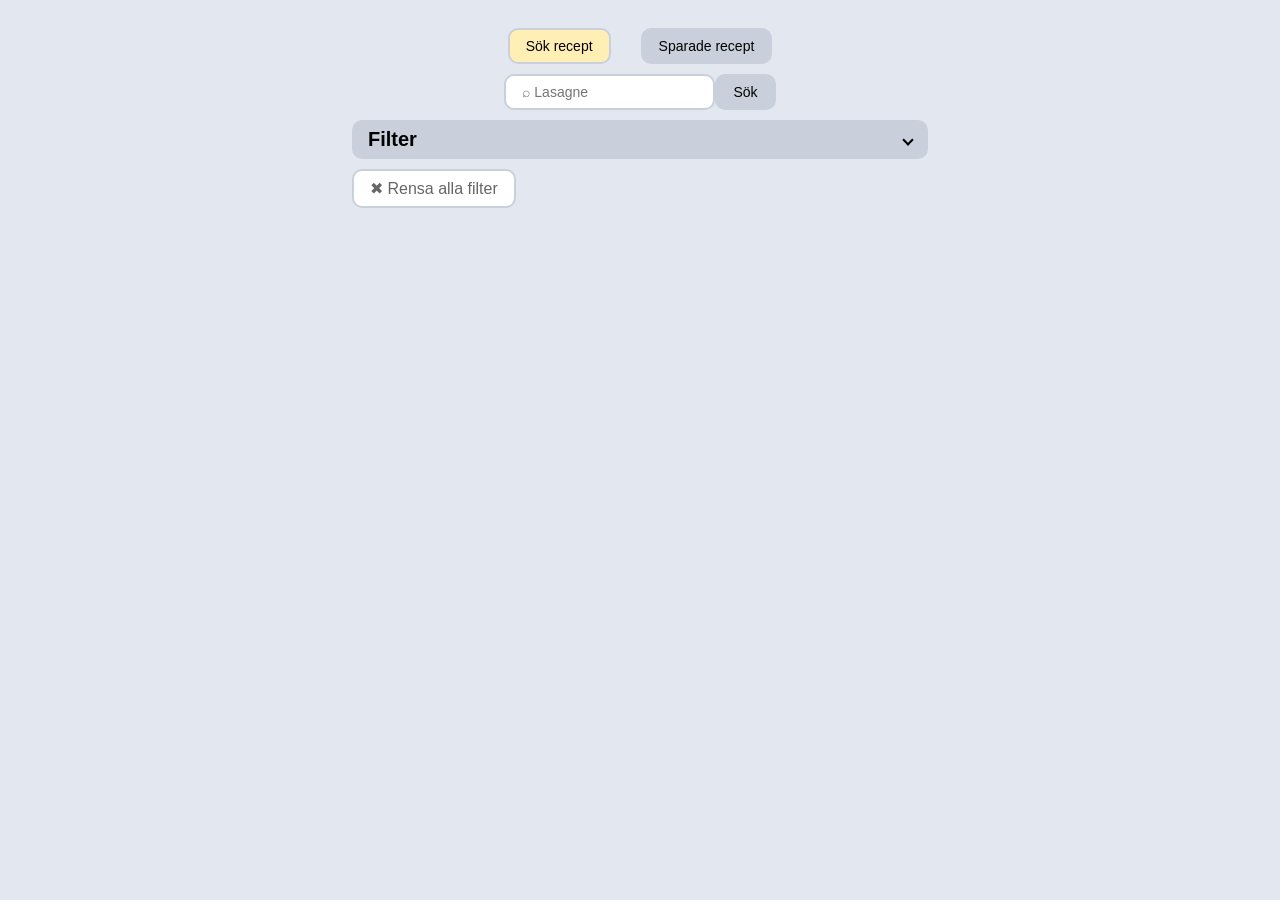
<file: UX Uppgift 2/index.html>
<!DOCTYPE html>
<html lang="sv">

<head>
    <link rel="stylesheet" href="style.css">
    <meta charset="UTF-8">
    <meta name="viewport" content="width=device-width, initial-scale=1.0">
    <title>Receptsök för catering</title>
    <script src="script.js" defer></script>
</head>

<body>
    <div class="main">
        <nav class="navbar-buttons">
            <button class="main-page"><a href="index.html">Sök recept</a></button>
            <button class="search"><a href="savedRecipe.html">Sparade recept</a></button>
        </nav>

        <div class="search-bar">
            <input type="search" id="site-search" name="q" placeholder="⌕ Lasagne" />

            <button id="search">Sök</button>
        </div>

        <div class="filter-button">
            <button class="filter-toggle" onclick="toggleFilter()">
                Filter
                <span class="arrow"></span>
            </button>
        </div>

        <div id="filters" class="filters hidden">

            <div class="dropdowns">

                <div class="dropdown">
                    <h4>Typ av rätt</h4>

                    <select name="dish-theme" id="dish-theme">
                        <option value="starter">Förrätt</option>
                        <option value="main-dish">Huvudrätt</option>
                        <option value="dessert">Efterrätt</option>
                        <option value="other">Övrigt</option>
                    </select>
                </div>

                <div class="dropdown">
                    <h4>Tema</h4>

                    <select name="dish" id="dish">
                        <option value="asian">Asiatiskt</option>
                        <option value="italian">Italienskt</option>
                        <option value="mediterranean">Medelhavet</option>
                        <option value="scandinavian">Skandinaviskt</option>
                        <option value="african">Afrikanskt</option>
                        <option value="american">Amerikanskt</option>
                        <option value="middle-east">Mellanöstern</option>
                        <option value="indian">Indiskt</option>
                    </select>
                </div>

            </div>

            <div class="preferences">
                <h4>Kostpreferenser</h4>

                <div class="preferences-buttons">
                    <button>Vegetariskt</button>
                    <button>Veganskt</button>
                    <button>Glutenfritt</button>
                    <button>Laktosfritt</button>
                    <button>Halal</button>
                    <button>Kosher</button>
                </div>

            </div>

            <div class="allergies">
                <h4>Undvik allergier</h4>

                <div class="input-with-icons">
                    <input type="search" placeholder="Allergi..." />
                    <img src="images/cross.png" class="icon cross" alt="cross">
                    <img src="images/plus.png" class="icon plus" alt="plus">
                </div>
            </div>

            <div class="price-range">
                <h4>Prisklass</h4>

                <div class="input-with-icons">
                    <input type="search" placeholder="Prisklass..." />
                    <img src="images/cross.png" class="icon cross" alt="cross">
                    <img src="images/plus.png" class="icon plus" alt="plus">
                </div>
            </div>
        </div>

        <div class="remove-filters">
            <button onclick="resetFilters()">&#10006; Rensa alla filter</button>
        </div>

        <div id="recipes" display="none">
            <div class="amount_recipies">
                4 recept hittades:
            </div>
            <div class="matching-recipes">
                <div class="recipe"><img src="images/image1.png" class="recipeImage" alt="lasagne">
                    <span class="name"><img src="images/Bookmark.png" alt="bokmärke"><b> Lasagne</span></b><br>
                    <b>Huvudingredienser: <br>Spenat, ost</b>
                    <p>Prisklass: 100-200 kr/person</p>
                    <div class="tag">
                        <div class="vegan">Vegan</div>
                        <div class="laktos">Laktos</div>
                    </div>
                </div>

                <br>
                <div class="recipe"><img src="images/image2.png" class="recipeImage" alt="lasagne">
                    <span class="name"><img src="images/Bookmark.png" alt="bokmärke"><b> Lasagne</span></b><br>
                    <b>Huvudingredienser: <br>Nötfärs, mjölk</b>
                    <p>Prisklass: 100-200 kr/person</p>
                    <div class="tag">
                        <div class="vegan">Vegan</div>
                        <div class="laktos">Laktos</div>
                    </div>
                </div>

                <br>
                <div class="recipe"><img src="images/image3.png" class="recipeImage" alt="lasagne">
                    <span class="name"><img src="images/Bookmark.png" alt="bokmärke"><b> Lasagne</span></b><br>
                    <b>Huvudingredienser: <br>Ärtor, spenat</b>
                    <p>Prisklass: 100-200 kr/person</p>
                    <div class="tag">
                        <div class="vegan">Vegan</div>
                        <div class="laktos">Laktos</div>
                    </div>
                </div>

                <br>
                <div class="recipe"><img src="images/image6.png" class="recipeImage" alt="lasagne>
                    <span class="name"><img src="images/Bookmark.png" alt="bokmärke"><b> Lasagne</span></b><br>
                    <b>Huvudingredienser: <br>Aubergine, ost</b>
                    <p>Prisklass: 100-200 kr/person</p>
                    <div class="tag">
                        <div class="vegan">Vegan</div>
                        <div class="laktos">Laktos</div>
                    </div>
                </div>
            </div>
        </div>
    </div>



</body>

</html>
</file>
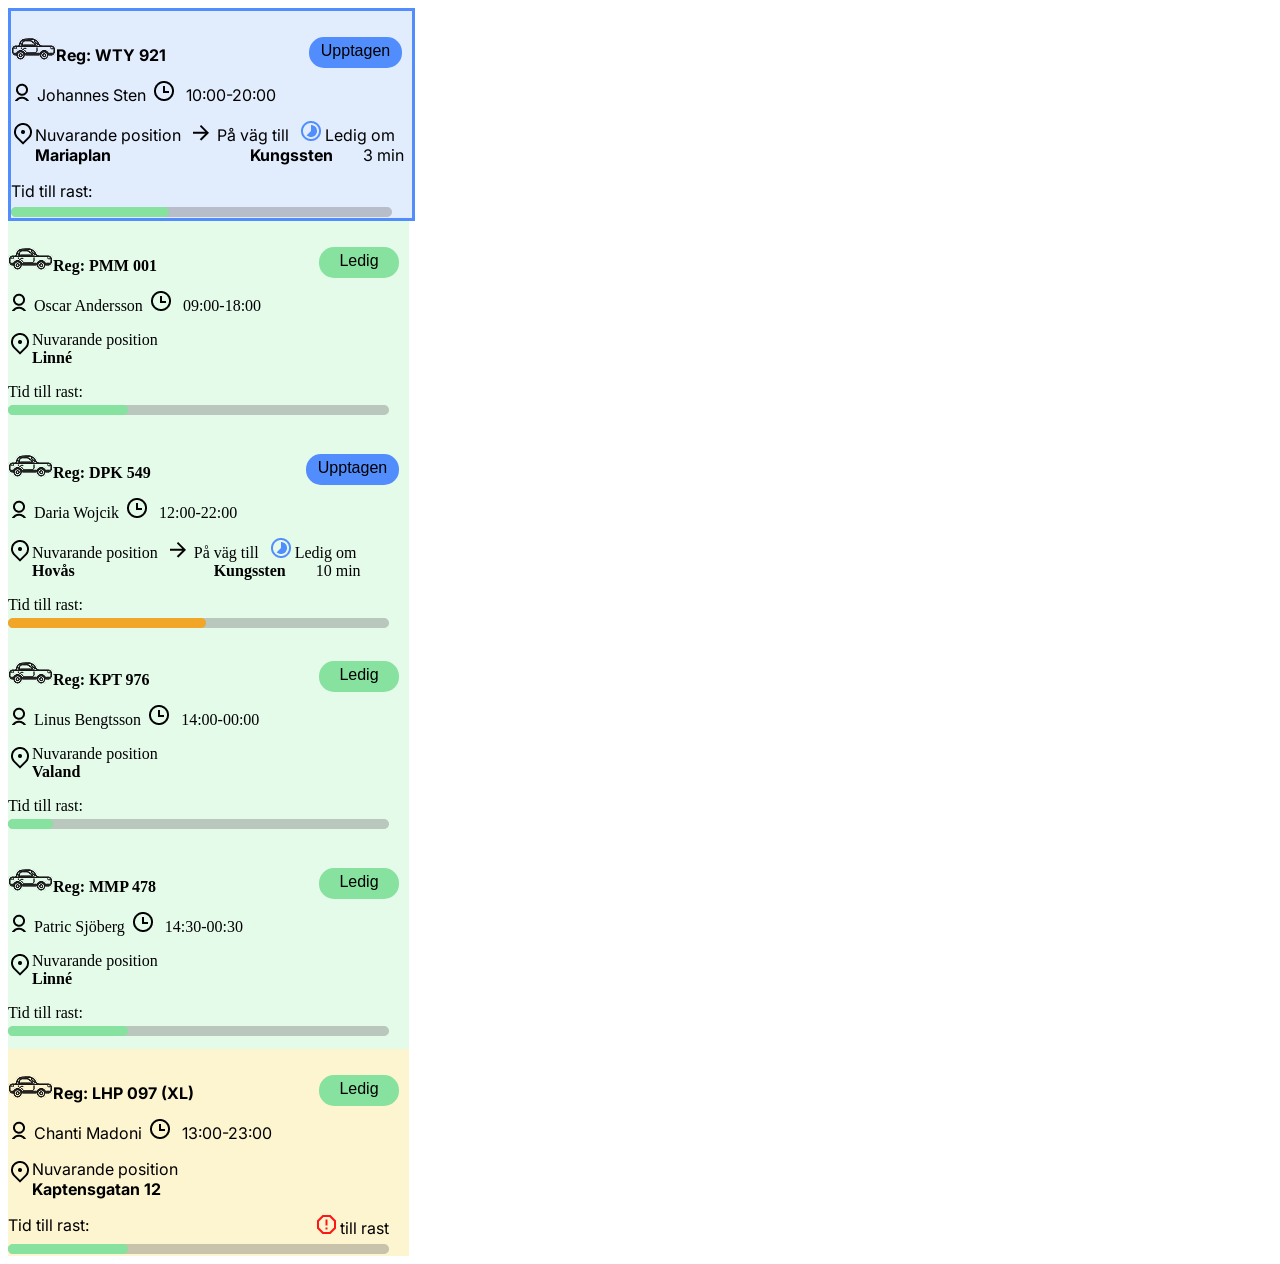
<file: UX Uppgift 1/cars.html>
<!DOCTYPE html>
<html lang="sv">
    <head>
        <title>Cars</title>
        <link href='https://fonts.googleapis.com/css?family=Inter' rel='stylesheet'>
        <style>
            .greenCar{
                background-color: #E4FBEA;
                padding-top: 10px;
                padding-bottom: 5px;
                height: 192px;
                width: 401px;
            }
            .yellowCar{
                background-color: #FDF4D0;
                padding-top: 10px;
                padding-bottom: 5px;
                height: 192px;
                width: 401px;
            }
            .blueCar{
                background-color: #E1ECFD;
                border-style: solid;
                border-color: #518DFC;
                padding-top: 10px;
                padding-bottom: 5px;
                height: 192px;
                width: 401px;
            }
            .blueCar p{
                font-family: 'Inter';
                font-size: 16px;
            }
            .yellowCar p {
                font-family: 'Inter';
                font-size: 16px;
            }
            .freeButton{
                background-color: #86E29E;
                border-radius: 15px;
                float:right;
                font-size: 16px;
                padding-right: 19px;
                padding-left: 19px;
                padding-top: 4px;
                padding-bottom: 8px;
                margin-right: 10px;
                border: none;
                height: 31px;
                width: 80px;
            }
            .busyButton{
                background-color: #518DFC;
                border-radius: 15px;
                float:right;
                font-size: 16px;
                padding-top: 4px;
                padding-bottom: 8px;
                margin-right: 10px;
                border: none;
                height: 31px;
                width: 93px;
                text-align: center;
            }
            .pin {
                float: left;
                margin-bottom: 21px;
            }
            .position {
                margin-right: 135px;
            }
            .destination{
                margin-right: 30px;
            }
            .alert {
                float:right;
                margin-right: 20px;
            }
        </style>
        <script>
            var car1 = document.getElementById("car1");
            var car2 = document.getElementById("car2");
            var car3 = document.getElementById("car3");
            var car4 = document.getElementById("car4");
            var car5 = document.getElementById("car5");
            var car6 = document.getElementById("car6");

            function select(){
                car1.style.borderStyle = "none";
                car2.style.borderStyle = "none";
                car3.style.borderStyle = "none";
                car4.style.borderStyle = "none";
                car5.style.borderStyle = "none";
                car6.style.borderStyle = "none";
                this.style.borderStyle = "solid";
                this.style.borderColor = "#518DFC"
            }

            car1.addEventListener('click', function(){
                car1.style.borderStyle = "none";
                car2.style.borderStyle = "none";
                car3.style.borderStyle = "none";
                car4.style.borderStyle = "none";
                car5.style.borderStyle = "none";
                car6.style.borderStyle = "none";
                car1.style.borderStyle = "solid";
                this.style.borderColor = "#518DFC"
            });
            car2.addEventListener('click', select());
            car3.addEventListener('click', select());
            car4.addEventListener('click', select());
            car5.addEventListener('click', select());
            car6.addEventListener('click', select());

        </script>
    </head>
    <body>
            <div class="blueCar" id="car1">
            <p><img src="images/car.png"><b>Reg: WTY 921</b><button class="busyButton">Upptagen</button></p>
            <p><img src="images/user-line.png">&nbsp Johannes Sten &nbsp<img src="images/clock.png">
                &nbsp 10:00-20:00</p>
            <p><img src="images/map-pin.png" class="pin">Nuvarande position &nbsp
                <img src="images/arrow.png" class="arrow">&nbsp På väg till &nbsp 
                <img src="images/timer.png"> Ledig om<br>
                <b class="position">Mariaplan</b>
                <b class="destination">Kungssten</b>3 min</p>
            <p>Tid till rast:<br><img src="images/line_4.png"></p>
        </div>
        <div class="greenCar" id="car2">
            <p><img src="images/car.png"><b>Reg: PMM 001</b><button class="freeButton">Ledig</button></p>
            <p><img src="images/user-line.png">&nbsp Oscar Andersson &nbsp<img src="images/clock.png">
                &nbsp 09:00-18:00</p>
            <p><img src="images/map-pin.png" class="pin">Nuvarande position<br><b>Linné</b></p>
            <p>Tid till rast:<br><img src="images/line_free.png"></p>
        </div>
            <div class="greenCar" id="car3">
            <p><img src="images/car.png"><b>Reg: DPK 549</b><button class="busyButton">Upptagen</button></p>
            <p><img src="images/user-line.png">&nbsp Daria Wojcik &nbsp<img src="images/clock.png">
                &nbsp 12:00-22:00</p>
            <p><img src="images/map-pin.png" class="pin">Nuvarande position &nbsp
                <img src="images/arrow.png" class="arrow">&nbsp På väg till &nbsp 
                <img src="images/timer.png"> Ledig om<br>
                <b class="position">Hovås</b>
                <b class="destination">Kungssten</b>10 min</p>
            <p>Tid till rast:<br><img src="images/line_2.png"></p>
        </div>
                <div class="greenCar" id="car4">
            <p><img src="images/car.png"><b>Reg: KPT 976</b><button class="freeButton">Ledig</button></p>
            <p><img src="images/user-line.png">&nbsp Linus Bengtsson &nbsp<img src="images/clock.png">
                &nbsp 14:00-00:00</p>
            <p><img src="images/map-pin.png" class="pin">Nuvarande position<br><b>Valand</b></p>
            <p>Tid till rast:<br><img src="images/line_3.png"></p>
        </div>
                <div class="greenCar" id="car5">
            <p><img src="images/car.png"><b>Reg: MMP 478</b><button class="freeButton">Ledig</button></p>
            <p><img src="images/user-line.png">&nbsp Patric Sjöberg &nbsp<img src="images/clock.png">
                &nbsp 14:30-00:30</p>
            <p><img src="images/map-pin.png" class="pin">Nuvarande position<br><b>Linné</b></p>
            <p>Tid till rast:<br><img src="images/line_free.png"></p>
        </div>
            <div class="yellowCar" id="car6">
            <p><img src="images/car.png"><b>Reg: LHP 097 (XL)</b><button class="freeButton">Ledig</button></p>
            <p><img src="images/user-line.png">&nbsp Chanti Madoni &nbsp<img src="images/clock.png">
                &nbsp 13:00-23:00</p>
            <p><img src="images/map-pin.png" class="pin">Nuvarande position<br><b>Kaptensgatan 12</b></p>
            <p>Tid till rast:<label class="alert"><img src="images/warning.png"> till rast</label><br><img src="images/line_free.png"></p>
        </div>

    </body>
</html>
</file>
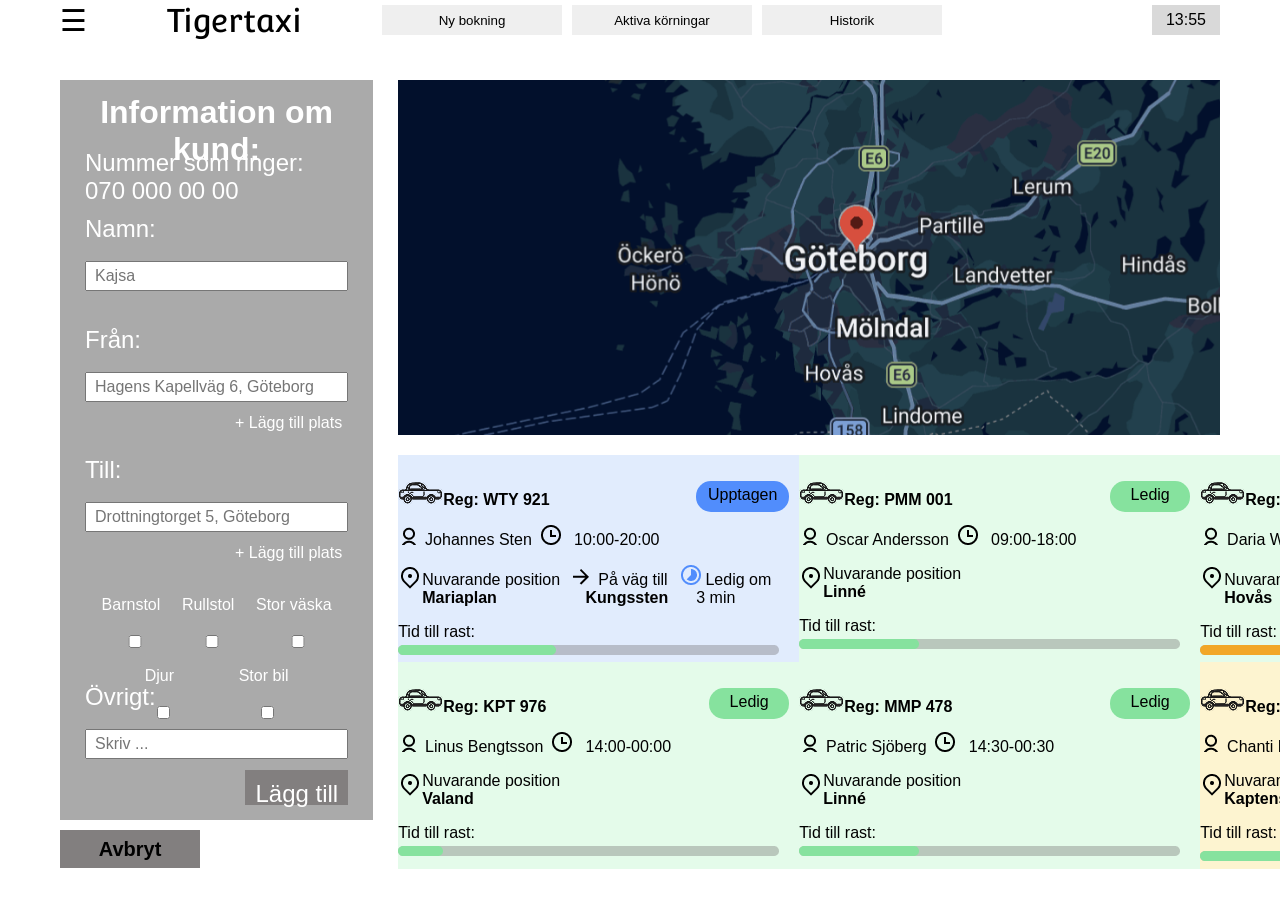
<file: UX Uppgift 1/UX1.html>
<!DOCTYPE html>
<html lang="sv">

<head>
    <link rel="stylesheet" href="ux1.css">
    <link href="https://fonts.googleapis.com/css2?family=Convergence&display=swap" rel="stylesheet">
    <meta charset="UTF-8">
    <title>Tigertaxi</title>
    <script src="ux1.js" defer></script>
</head>

<body>
    <div class="thegrid">
        <nav class="navbar">
            <div class="dropdown-menu">☰</div>

            <div class="header">Tigertaxi</div>

            <div class="nav-buttons"> 
                <button class="top_button1">Ny bokning</button> 
                <button class="top_button2">Aktiva körningar</button> 
                <button class="top_button3">Historik</button> 
            </div>

            <div class="clock">13:55</div>
        </nav>

        <div class="form" id="form">
            <h2 class="formLarge">Information om kund:</h2>

            <p class="formMedium">Nummer som ringer: 070 000 00 00</p><br>

            <label for="name" class="formMedium">Namn:</label><br>
            <input id="name" name="name" type="text" placeholder="Kajsa"><br>


            <label for="from" class="formMedium">Från:</label><br>
            <input id="from" type="text" name="från" placeholder="Hagens Kapellväg 6, Göteborg">

            <button class="add-place-button" type="button" class="add-place" id="place_from">+ Lägg till plats</button>
            <br>


            <label for="till" class="formMedium">Till:</label><br>
            <input id="till" type="text" name="till" placeholder="Drottningtorget 5, Göteborg">

            <button class="add-place-button" type="button" class="add-place" id="place_to">+ Lägg till plats</button>
            <br>

            <div class="checkboxes" id="boxes">
                <label class="checkbox-item">
                    <span>Barnstol</span><br>
                    <input type="checkbox" name="extras" value="barnstol" />
                </label>

                <label class="checkbox-item">
                    <span>Rullstol</span><br>
                    <input type="checkbox" name="extras" value="rullstol" />
                </label>

                <label class="checkbox-item">
                    <span>Stor väska</span><br>
                    <input type="checkbox" name="extras" value="vaska" />
                </label>

                <label class="checkbox-item">
                    <span>Djur</span><br>
                    <input type="checkbox" name="extras" value="djur" />
                </label>

                <label class="checkbox-item">
                    <span>Stor bil</span><br>
                    <input type="checkbox" name="extras" value="storbil"/>
                </label>
            </div>

            <label for="notes" class="formMedium">Övrigt:</label><br>
            <input id="notes" type="text" name="notes" placeholder="Skriv ...">
            
            <button class="submit-button" type="submit" class="submit-btn" id="add">Lägg till</button>
        </div>




        <div class="buttons"> 
            <button class="cancel" id="cancel"><b>Avbryt</b></button> 
            <button class="confirm" id="confirm"><b>Bekräfta bokning</b></button>
        </div>

        <div class="image"> <img src="images/map.png" alt="Taxi map"> </div>

        <div class="taxis" id="taxis">
             <div class="blueCar" id="car1" onclick="select('car1')">
            <p><img src="images/car.png"><b>Reg: WTY 921</b><button class="busyButton">Upptagen</button></p>
            <p><img src="images/user-line.png">&nbsp Johannes Sten &nbsp<img src="images/clock.png">
                &nbsp 10:00-20:00</p>
            <p><img src="images/map-pin.png" class="pin">Nuvarande position &nbsp
                <img src="images/arrow.png" class="arrow">&nbsp På väg till &nbsp 
                <img src="images/timer.png"> Ledig om<br>
                <b class="position">Mariaplan</b>
                <b class="destination">Kungssten</b>3 min</p>
            <p>Tid till rast:<br><img src="images/line_4.png"></p>
        </div>
        <div class="greenCar" id="car2" onclick="select('car2')">
            <p><img src="images/car.png"><b>Reg: PMM 001</b><button class="freeButton">Ledig</button></p>
            <p><img src="images/user-line.png">&nbsp Oscar Andersson &nbsp<img src="images/clock.png">
                &nbsp 09:00-18:00</p>
            <p><img src="images/map-pin.png" class="pin">Nuvarande position<br><b>Linné</b></p>
            <p>Tid till rast:<br><img src="images/line_free.png"></p>
        </div>
            <div class="greenCar" id="car3" onclick="select('car3')">
            <p><img src="images/car.png"><b>Reg: DPK 549</b><button class="busyButton">Upptagen</button></p>
            <p><img src="images/user-line.png">&nbsp Daria Wojcik &nbsp<img src="images/clock.png">
                &nbsp 12:00-22:00</p>
            <p><img src="images/map-pin.png" class="pin">Nuvarande position &nbsp
                <img src="images/arrow.png" class="arrow">&nbsp På väg till &nbsp 
                <img src="images/timer.png"> Ledig om<br>
                <b class="position">Hovås</b>
                <b class="destination">Kungssten</b>10 min</p>
            <p>Tid till rast:<br><img src="images/line_2.png"></p>
        </div>
                <div class="greenCar" id="car4" onclick="select('car4')">
            <p><img src="images/car.png"><b>Reg: KPT 976</b><button class="freeButton">Ledig</button></p>
            <p><img src="images/user-line.png">&nbsp Linus Bengtsson &nbsp<img src="images/clock.png">
                &nbsp 14:00-00:00</p>
            <p><img src="images/map-pin.png" class="pin">Nuvarande position<br><b>Valand</b></p>
            <p>Tid till rast:<br><img src="images/line_3.png"></p>
        </div>
                <div class="greenCar" id="car5" onclick="select('car5')">
            <p><img src="images/car.png"><b>Reg: MMP 478</b><button class="freeButton">Ledig</button></p>
            <p><img src="images/user-line.png">&nbsp Patric Sjöberg &nbsp<img src="images/clock.png">
                &nbsp 14:30-00:30</p>
            <p><img src="images/map-pin.png" class="pin">Nuvarande position<br><b>Linné</b></p>
            <p>Tid till rast:<br><img src="images/line_free.png"></p>
        </div>
            <div class="yellowCar" id="car6" onclick="select('car6')">
            <p><img src="images/car.png"><b>Reg: LHP 097 (XL)</b><button class="freeButton">Ledig</button></p>
            <p><img src="images/user-line.png">&nbsp Chanti Madoni &nbsp<img src="images/clock.png">
                &nbsp 13:00-23:00</p>
            <p><img src="images/map-pin.png" class="pin">Nuvarande position<br><b>Kaptensgatan 12</b></p>
            <p>Tid till rast:<label class="alert"><img src="images/warning.png"> till rast</label><br><img src="images/line_free.png"></p>
        </div>
                 
            </div>
        </div>

    </div>
</body>

</html>
</file>
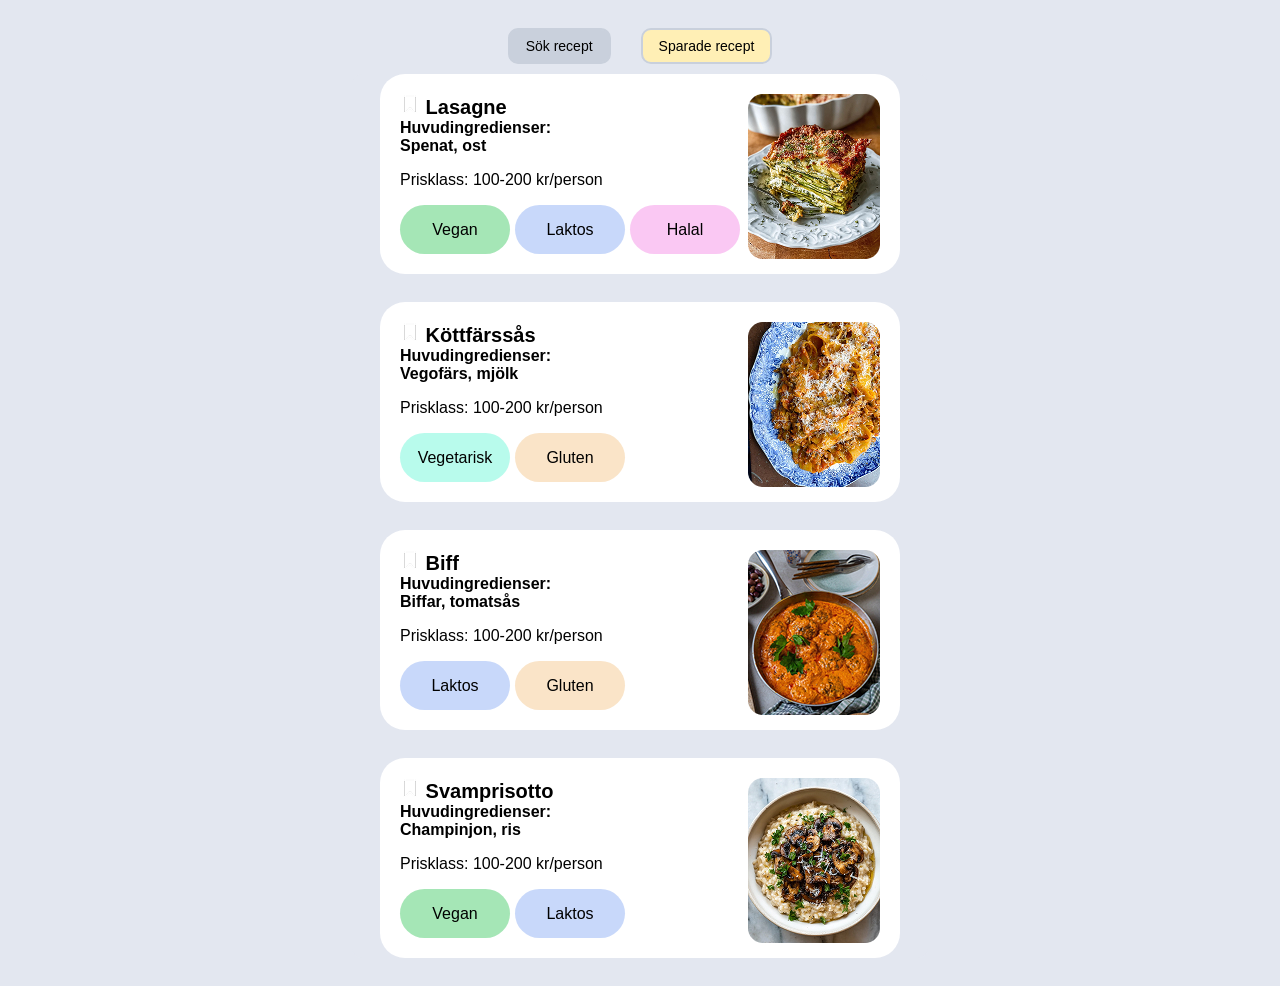
<file: UX Uppgift 2/savedRecipe.html>
<!DOCTYPE html>
<html lang="sv">

<head>
    <link rel="stylesheet" href="style.css">
    <meta charset="UTF-8">
    <meta name="viewport" content="width=device-width, initial-scale=1.0">
    <title>Matchade recept</title>
    <script src="script.js" defer></script>
</head>

<body>
    <div class="main">
        <nav class="navbar-buttons">
                <button class="main-page2"><a href="index.html">Sök recept</a></button>
                <button class="search2"><a href="savedRecipe.html">Sparade recept</a></button>
        </nav>
        
        <div class="matching-recipes">
            <div class="recipe"><img src="images/image1.png" class="recipeImage" alt ="lasagne">
                    <span class="name"><img src="images/Bookmark.png" alt="bokmärke"><b> Lasagne</span></b><br>
                    <b>Huvudingredienser: <br>Spenat, ost</b>
                    <p>Prisklass: 100-200 kr/person</p>
                    <div class="tag">
                        <div class="vegan">Vegan</div>
                        <div class="laktos">Laktos</div>
                        <div class="halal">Halal</div>
                    </div>
                </div>

                <br>
                <div class="recipe"><img src="images/image4.png" class="recipeImage" alt="Köttfärssås">
                    <span class="name"><img src="images/Bookmark.png" alt="bokmärke"><b> Köttfärssås</span></b><br>
                    <b>Huvudingredienser: <br>Vegofärs, mjölk</b>
                    <p>Prisklass: 100-200 kr/person</p>
                    <div class="tag">
                        <div class="vegetariskt">Vegetarisk</div>
                        <div class="gluten">Gluten</div>
                    </div>
                </div>

                <br>
                <div class="recipe"><img src="images/image7.png" class="recipeImage" alt="Biff">
                    <span class="name"><img src="images/Bookmark.png" alt="bokmärke"><b> Biff</span></b><br>
                    <b>Huvudingredienser: <br>Biffar, tomatsås</b>
                    <p>Prisklass: 100-200 kr/person</p>
                    <div class="tag">
                        <div class="laktos">Laktos</div>
                        <div class="gluten">Gluten</div>
                    </div>
                </div>

                <br>
                <div class="recipe"><img src="images/image5.png" class="recipeImage" alt="Svamprisotto">
                    <span class="name"><img src="images/Bookmark.png" alt="bokmärke"><b> Svamprisotto</span></b><br>
                    <b>Huvudingredienser: <br>Champinjon, ris</b>
                    <p>Prisklass: 100-200 kr/person</p>
                    <div class="tag">
                        <div class="vegan">Vegan</div>
                        <div class="laktos">Laktos</div>
                    </div>
                </div>
        </div>
    </div>

</body>

</html>
</file>
<file: UX Uppgift 2/style.css>
html,
body {
    display: flex;
    justify-content: center;
    background-color: #E3E7F0;
    padding: 10px;
    font-family: 'Inter', sans-serif;
}

.main {
    width: 600px;
    display: flex;
    flex-direction: column;
    gap: 10px;
    margin-left: 2%;
    margin-right: 2%;
}

button,
select,
input {
    border-radius: 10px;
    padding: 8px 16px;
    font-size: 14px;
    border: 2px solid #C9D0DC;
}

div {
    border-radius: 10px;
}


.navbar-buttons {
    background-color: #E3E7F0;
    display: flex;
    justify-content: center;
    gap: 30px;
    align-items: center;
}

.navbar-buttons button {
    color: #000;
    font-style: normal;
    font-weight: 500;
    line-height: normal;
}

.search-bar {
    background-color: #E3E7F0;
    display: flex;
    justify-content: center;
}

.search-bar button {
    background-color: #C9D0DC;
}

.filter-button {
    background: #C9D0DC;
}

.filter-button button {
    color: #000;
    font-family: 'Inter', sans-serif;
    font-size: 20px;
    font-style: normal;
    font-weight: 600;
    line-height: normal;
}

.filters {
    display: flex;
    flex-direction: column;

    background: #C9D0DC;
    gap: 10px;
    padding: 20px;
}


.dropdowns {
    display: flex;
    justify-content: flex-start;
    gap: 60px;
    width: 100%;

}

h4 {
    margin: 5px;
}

.dropdown {
    display: flex;
    flex-direction: column;
    align-items: flex-start;
}

.dropdown select {
    width: 200px;
}

.remove-filters {
    background: #E3E7F0;
    color: #666;

}

.remove-filters button {
    background-color: white;
    font-size: 16px;
    font-style: normal;
    font-weight: 500;
    line-height: normal;
    color: #666;
}

.preferences-buttons {
    display: flex;
    flex-direction: row;
    color: #000;
    text-align: center;
    font-size: 16px;
    font-style: normal;
    font-weight: 500;
    line-height: normal;
}

.preferences-buttons button.active {
    background-color: #FFEFB5;
    color: #000;
}

.preferences-buttons button {
    background-color: white;
}

.matching-recipes {

    background-color: #E3E7F0;
    display: flex;
    align-items: center;
    flex-direction: column;

    gap: 5px;
}

.amount_recipies {
    display: flex;
    justify-content: center;
    color: #000;
    font-size: 20px;
    font-style: normal;
    font-weight: 600;
    line-height: normal;
    margin: 10px;
}

.arrow {
    display: inline-block;
    margin-left: 8px;
    width: 6px;
    height: 6px;

    border-right: 2px solid currentColor;
    border-bottom: 2px solid currentColor;

    transform: rotate(45deg);
    transition: transform 0.3s ease;
}

.arrow.rotate {
    transform: rotate(225deg);
}

.hidden {
    display: none;
}

.filter-toggle {
    width: 100%;
    display: flex;
    align-items: center;
    justify-content: space-between;
    cursor: pointer;
    background: transparent;
    border: none;
}

.search {
    background-color: #C9D0DC;
}

.search2 {
    background-color: #FFEFB5;
}

.main-page {
    background-color: #FFEFB5;
}

.main-page2 {
    background-color: #C9D0DC;
}

.navbar-buttons a {
    color: black;
    text-decoration: none;
}

.recipe {
    background-color: white;
    border-radius: 25px;
    padding: 20px;
    height: 160px;
    width: 480px;
}

.vegan {
    display: flex;
    background-color: #A5E6B6;
    border-radius: 25px;
    height: 29px;
    width: 90px;
    justify-content: center;
    align-items: center;
    padding: 10px;
    margin-right: 5px;
}

.laktos {
    display: flex;
    background-color: #C8D8FA;
    border-radius: 25px;
    height: 29px;
    width: 90px;
    justify-content: center;
    align-items: center;
    padding: 10px;
    margin-right: 5px;
}

.gluten {
    display: flex;
    background-color: #FAE4C8;
    border-radius: 25px;
    height: 29px;
    width: 90px;
    justify-content: center;
    align-items: center;
    padding: 10px;
    margin-right: 5px;
}

.halal {
    display: flex;
    background-color: #FAC8F3;
    border-radius: 25px;
    height: 29px;
    width: 90px;
    justify-content: center;
    align-items: center;
    padding: 10px;
    margin-right: 5px;
}

.vegetariskt {
    display: flex;
    background-color: #B8FBEC;
    border-radius: 25px;
    height: 29px;
    width: 90px;
    justify-content: center;
    align-items: center;
    padding: 10px;
    margin-right: 5px;
}

.recipeImage {
    float: inline-end;
}

.name {
    font-size: 20px;
}

.tag {
    display: flex;
    flex-wrap: wrap;
    flex-direction: row;
}

:root {
    font-family: Inter, sans-serif;
    font-feature-settings: 'liga' 1, 'calt' 1;
}

@supports (font-variation-settings: normal) {
    :root {
        font-family: InterVariable, sans-serif;
    }
}

#recipes {
    display: none;
}

.input-with-icons {
    position: relative;
    display: inline-block;
    align-items: center;
}

.icon {
  position: absolute;
  top: 50%;
  transform: translateY(-50%);
  width: 16px;
  height: 16px;
  cursor: pointer;
}

.cross {
  right: 28px;
}

.plus {
  right: 8px;
}
</file>
<file: UX Uppgift 1/ux1.css>
html, body {
    margin: 0;
    padding: 0;
    height: 100%;
    overflow: hidden;
    font-family: Inter, sans-serif;
}

.thegrid {
    position: fixed;
    inset: 0;

    display: grid;
    grid-template-columns: 27% 1fr;
    grid-template-rows: 70px 1fr 1fr 70px;

    padding-left: 60px;
    padding-right: 60px;
    gap: 10px;
    box-sizing: border-box;
}

* {
    min-height: 0;
    min-width: 0;
}

.navbar {
    grid-column: 1 / 3;
    display: flex;
    align-items: center;
    gap: 80px;

    height: 40px;
    overflow: hidden;
    font-size: 16px;
    
}

.header {
    font-family: Convergence;
    font-size: 32px;
}

.nav-buttons {
    display: flex;
    gap: 10px;
}

.nav-buttons button {
    width: 180px;
    height: 30px;
    border: none;
}

.clock {
    margin-left: auto;
    background: #D9D9D9;
    padding: 6px 14px;
}

.dropdown-menu {
    font-size: 30px;
}

.form {
    grid-column: 1;
    grid-row: 2 / 4;

    display: flex;
    flex-direction: column;

    background: #AAA;
    color: white;
    padding: 10px 25px 15px 25px;
    font-size: 15px;
    gap: 7px;

    overflow: hidden;
}

.formLarge {
    font-family: 'Inter', sans-serif;
    font-size: 32px;

}

.formMedium {
    font-family: 'Inter', sans-serif;
    font-size: 24px;

}

.formSmall {
    font-family: 'Inter', sans-serif;
    font-size: 16px;
}

.form input {
    width: 100%;
    padding: 8px;
    margin-bottom: 4px;
    box-sizing: border-box;
    font-family: 'Inter', sans-serif;
    font-size: 16px;
}

.form h2 {
    text-align: center;
    margin: 4px 0;
}


.form p {
    margin: 4px 0;
}

.checkboxes {
    display: flex;
    flex-wrap: wrap;
    align-items: center;
    justify-content: space-evenly;
    gap: 15px;
    padding: 10px;
}

.checkbox-item {
    display: flex;
    flex-direction: column;
    font-family: 'Inter', sans-serif;
    font-size: 16px;
}

.add-place-button {
    margin-left: auto;
    font-size: 12px;
    background: none;
    border: none;
    color: white;
    font-family: 'Inter', sans-serif;
    font-size: 16px;
}

.submit-button {
    margin-left: auto;
    padding: 10px;
    border: none;
    background: #827F7F;
    color: white;
    font-family: 'Inter', sans-serif;
    font-size: 24px;
}

.image {
    grid-column: 2;
    grid-row: 2;
    overflow: hidden;
    padding-left: 15px;
    padding-bottom: 10px;
}

.image img {
    width: 100%;
    height: 100%;
    object-fit: cover;
}
.taxis {
  grid-column: 2;
    grid-row: 3;

    display: grid;
    grid-template-columns: repeat(3, 1fr);
    margin-left: 15px;
}



.buttons {
    grid-column: 1 / 3;
    grid-row: 4;

    display: flex;
    
}

.confirm {
    width: 280px;
    height: 38px;
    border: none;
    background: #827F7F;
    color: black;
    font-family: 'Inter', sans-serif;
    font-size: 20px;
}

.cancel {
    width: 140px;
    height: 38px;
    border: none;
    background: #827F7F;
    color: black;
    font-family: 'Inter', sans-serif;
    align-items: center;
    font-size: 20px;
}

.confirm {
    margin-left: auto;
}

.greenCar {
    background-color: #E4FBEA;
    padding-top: 10px;
    padding-bottom: 5px;
    height: 192px;
    width: 401px;
}

.yellowCar {
    background-color: #FDF4D0;
    padding-top: 10px;
    padding-bottom: 5px;
    height: 192px;
    width: 401px;
}

.blueCar {
    background-color: #E1ECFD;
    padding-top: 10px;
    padding-bottom: 5px;
    height: 192px;
    width: 401px;
}

.blueCar p {
     font-family: 'Inter', sans-serif;
    font-size: 16px;
}

.yellowCar p {
     font-family: 'Inter', sans-serif;
    font-size: 16px;
}

.greenCar p{
     font-family: 'Inter', sans-serif;
    font-size: 16px;
}

.freeButton {
    background-color: #86E29E;
    border-radius: 15px;
    float: right;
    font-size: 16px;
    padding-right: 19px;
    padding-left: 19px;
    padding-top: 4px;
    padding-bottom: 8px;
    margin-right: 10px;
    border: none;
    height: 31px;
    width: 80px;
}

.busyButton {
    background-color: #518DFC;
    border-radius: 15px;
    float: right;
    font-size: 16px;
    padding-top: 4px;
    padding-bottom: 8px;
    margin-right: 10px;
    border: none;
    height: 31px;
    width: 93px;
    text-align: center;
}

.pin {
    float: left;
    margin-bottom: 21px;
}

.position {
    margin-right: 21%;
}

.destination {
    margin-right: 7%;
}

.alert {
    float: right;
    margin-right: 20px;
}

:root {
    font-family: Inter, sans-serif;
    font-feature-settings: 'liga' 1, 'calt' 1;
}

@supports (font-variation-settings: normal) {
    :root {
        font-family: InterVariable, sans-serif;
    }
}
</file>
